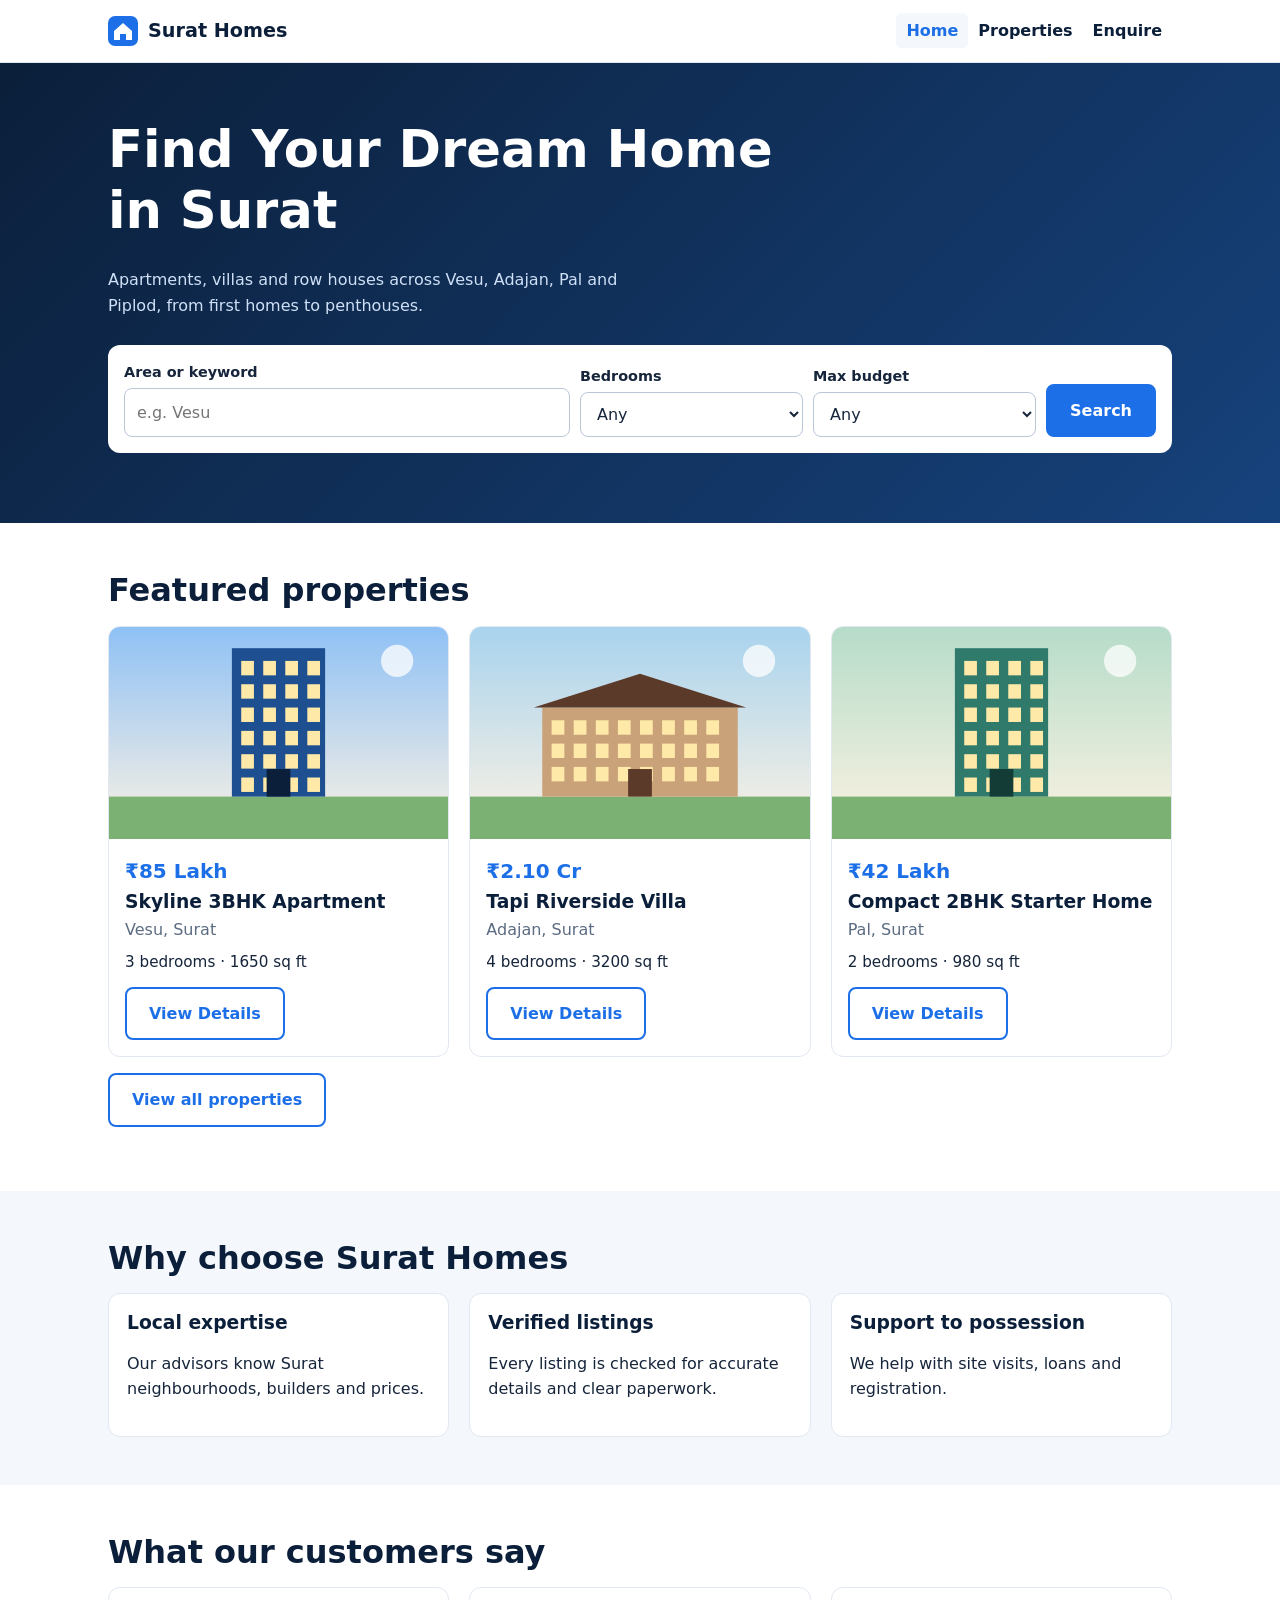
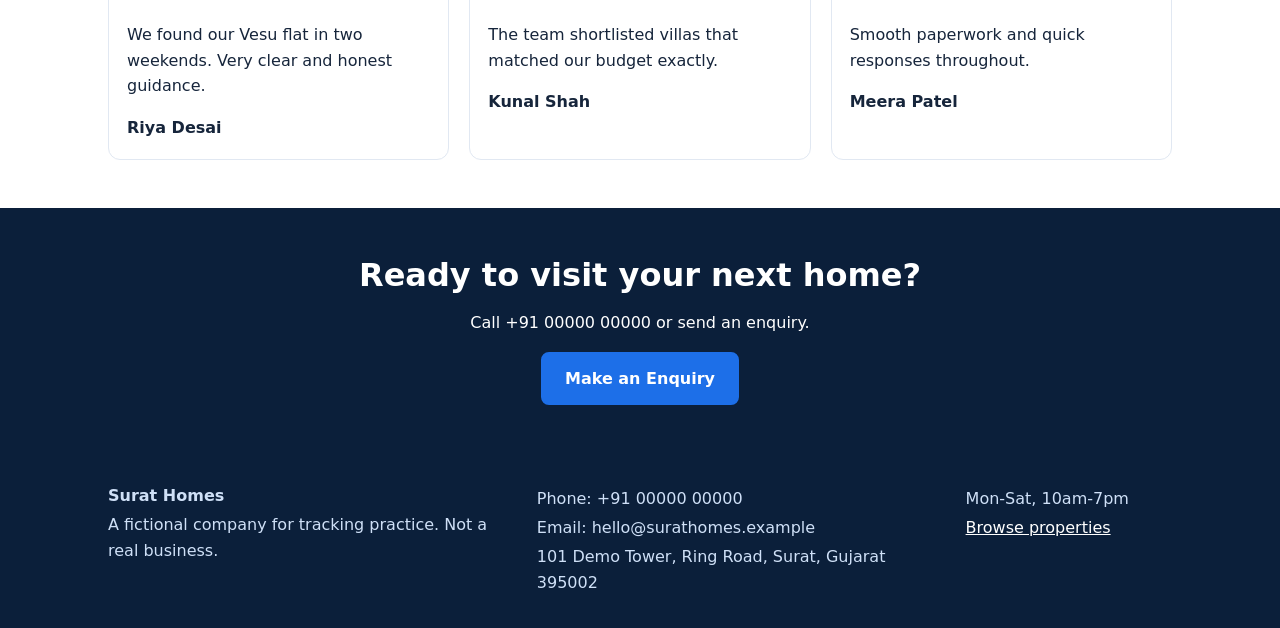
<file: index.html>
<!doctype html><html lang="en"><head><title>Surat Homes | Find Your Dream Home in Surat</title>
<meta name="description" content="Fictional real estate demo site for Surat, Gujarat.">
<meta charset="utf-8"><meta name="viewport" content="width=device-width,initial-scale=1">
<link rel="stylesheet" href="css/styles.css">
<!-- ===== GTM + TRACKING INSTALLATION POINT =====
     1) Put your GTM container ID in js/config.js (only place needed).
     2) These two scripts load GTM and push dataLayer events. Keep them in <head>, in this order. -->
<script src="js/config.js"></script>
<script src="js/tracking.js"></script></head><body data-page="home"><header id="site-header"></header><main>
<section class="hero"><div class="wrap"><h1>Find Your Dream Home in Surat</h1><p>Apartments, villas and row houses across Vesu, Adajan, Pal and Piplod, from first homes to penthouses.</p>
<form class="search" action="properties.html" method="get" aria-label="Search properties">
<div><label for="f-q">Area or keyword</label><input id="f-q" name="q" placeholder="e.g. Vesu"></div>
<div><label for="f-beds">Bedrooms</label><select id="f-beds" name="beds"><option value="">Any</option><option value="2">2+</option><option value="3">3+</option><option value="4">4+</option></select></div>
<div><label for="f-max">Max budget</label><select id="f-max" name="max"><option value="">Any</option><option value="5000000">₹50 Lakh</option><option value="10000000">₹1 Cr</option><option value="20000000">₹2 Cr</option></select></div>
<button class="btn" type="submit">Search</button></form></div></section>
<section><div class="wrap"><h2>Featured properties</h2><div id="featured" class="grid"></div><p><a class="btn btn-o" href="properties.html">View all properties</a></p></div></section>
<section class="alt"><div class="wrap"><h2>Why choose Surat Homes</h2><div class="grid why">
<div><h3>Local expertise</h3><p>Our advisors know Surat neighbourhoods, builders and prices.</p></div>
<div><h3>Verified listings</h3><p>Every listing is checked for accurate details and clear paperwork.</p></div>
<div><h3>Support to possession</h3><p>We help with site visits, loans and registration.</p></div></div></div></section>
<section><div class="wrap"><h2>What our customers say</h2><div class="grid">
<blockquote class="quote"><p>We found our Vesu flat in two weekends. Very clear and honest guidance.</p><strong>Riya Desai</strong></blockquote>
<blockquote class="quote"><p>The team shortlisted villas that matched our budget exactly.</p><strong>Kunal Shah</strong></blockquote>
<blockquote class="quote"><p>Smooth paperwork and quick responses throughout.</p><strong>Meera Patel</strong></blockquote></div></div></section>
<section class="cta"><div class="wrap"><h2>Ready to visit your next home?</h2><p>Call +91 00000 00000 or send an enquiry.</p><a class="btn" href="enquiry.html">Make an Enquiry</a></div></section>
</main><div id="site-footer"></div><script src="js/data.js"></script><script src="js/app.js"></script></body></html>
</file>
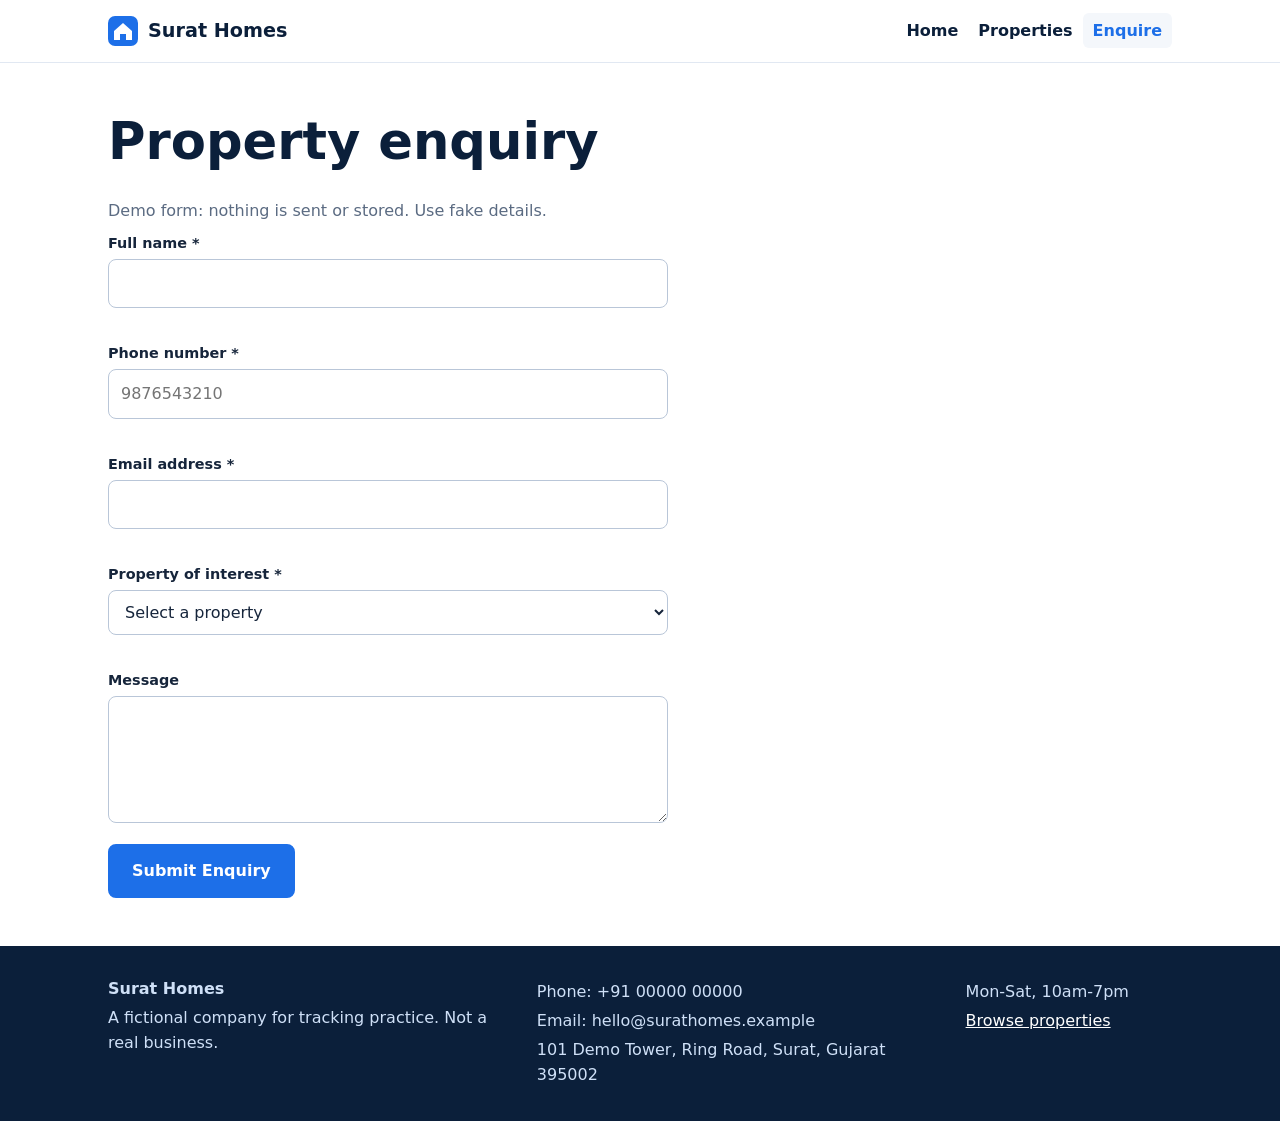
<file: enquiry.html>
<!doctype html><html lang="en"><head><title>Enquiry | Surat Homes</title><meta charset="utf-8"><meta name="viewport" content="width=device-width,initial-scale=1">
<link rel="stylesheet" href="css/styles.css">
<!-- ===== GTM + TRACKING INSTALLATION POINT =====
     1) Put your GTM container ID in js/config.js (only place needed).
     2) These two scripts load GTM and push dataLayer events. Keep them in <head>, in this order. -->
<script src="js/config.js"></script>
<script src="js/tracking.js"></script></head><body data-page="enquiry"><header id="site-header"></header><main><section><div class="wrap">
<h1>Property enquiry</h1><p class="muted">Demo form: nothing is sent or stored. Use fake details.</p>
<form id="enq" class="form" novalidate>
<div class="field"><label for="name">Full name *</label><input id="name" name="name" autocomplete="name" aria-describedby="err-name"><p class="err" id="err-name"></p></div>
<div class="field"><label for="phone">Phone number *</label><input id="phone" name="phone" type="tel" inputmode="tel" autocomplete="tel" placeholder="9876543210" aria-describedby="err-phone"><p class="err" id="err-phone"></p></div>
<div class="field"><label for="email">Email address *</label><input id="email" name="email" type="email" autocomplete="email" aria-describedby="err-email"><p class="err" id="err-email"></p></div>
<div class="field"><label for="property">Property of interest *</label><select id="property" name="property" aria-describedby="err-property"></select><p class="err" id="err-property"></p></div>
<div class="field"><label for="message">Message</label><textarea id="message" name="message" rows="4"></textarea></div>
<button id="submit" class="btn" type="submit">Submit Enquiry</button></form>
<div id="success" tabindex="-1" role="status" hidden><h2>Thank you!</h2><p>Your demo enquiry about <strong id="success-prop"></strong> was received. Nothing was sent to a server.</p><a class="btn" href="properties.html">Browse more properties</a></div>
</div></section></main><div id="site-footer"></div><script src="js/data.js"></script><script src="js/app.js"></script></body></html>
</file>
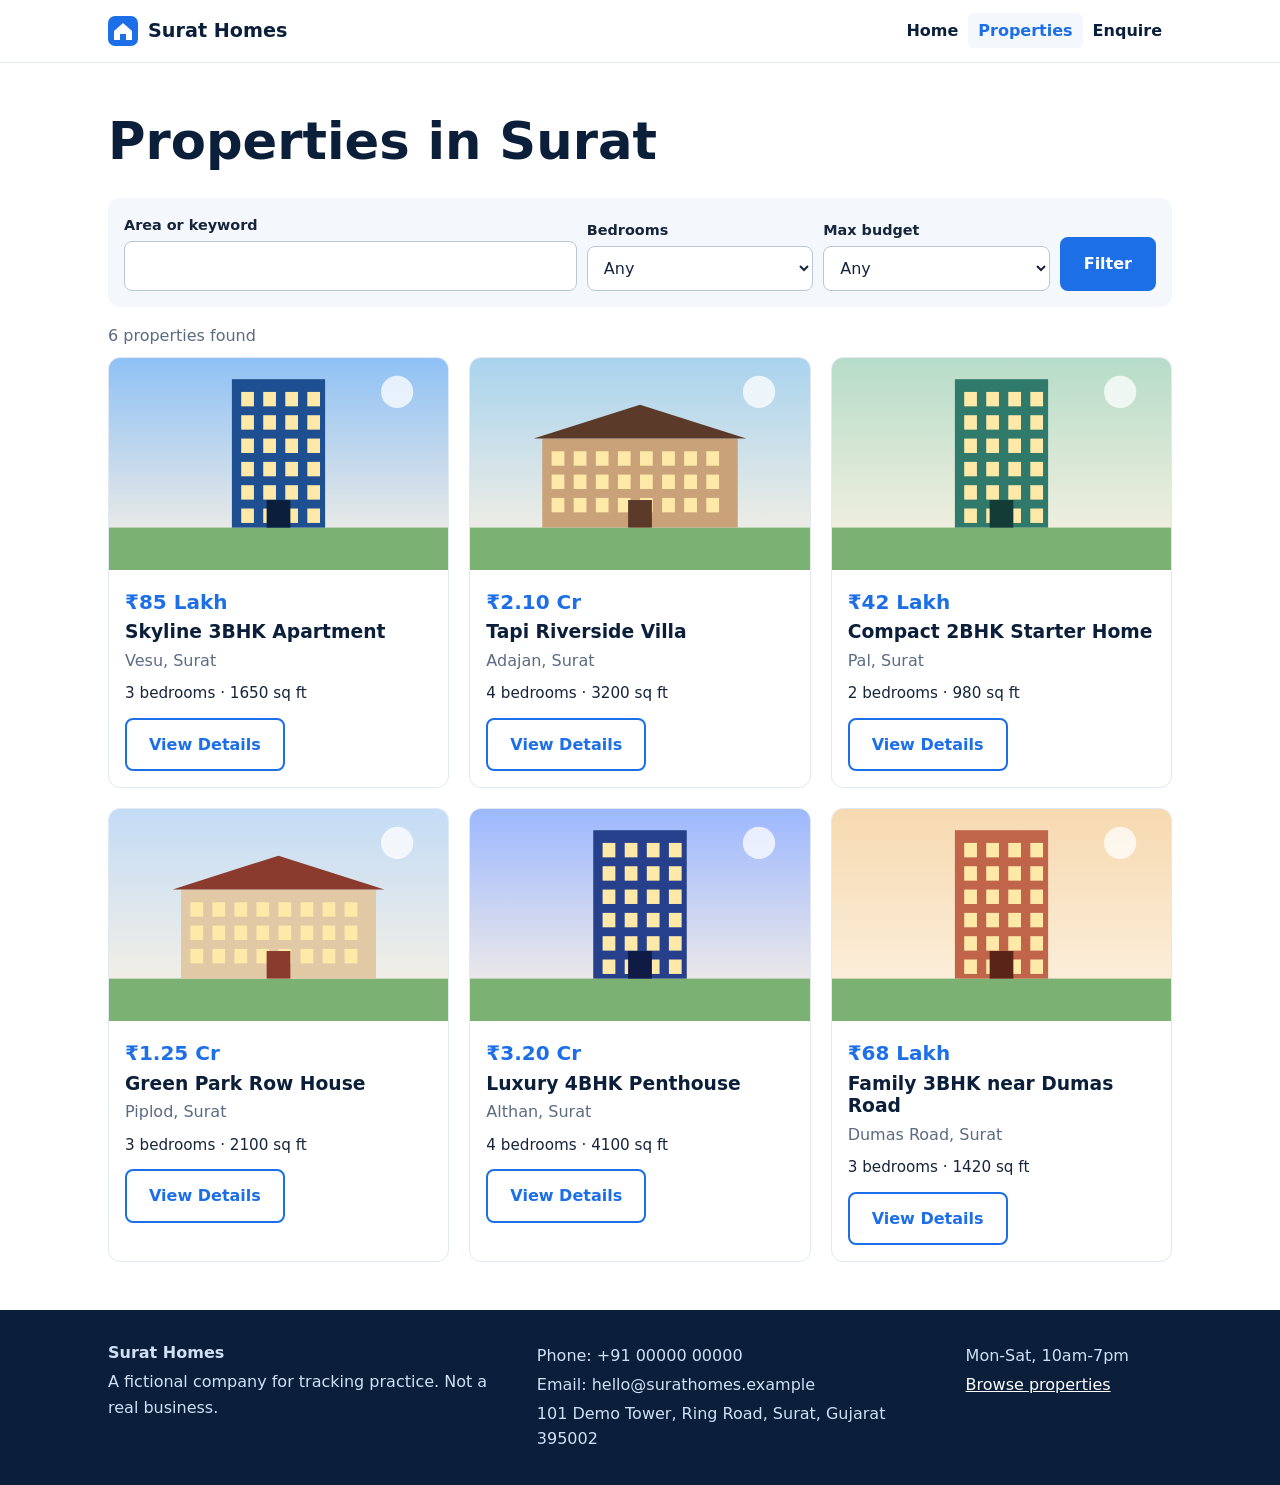
<file: properties.html>
<!doctype html><html lang="en"><head><title>Properties in Surat | Surat Homes</title><meta charset="utf-8"><meta name="viewport" content="width=device-width,initial-scale=1">
<link rel="stylesheet" href="css/styles.css">
<!-- ===== GTM + TRACKING INSTALLATION POINT =====
     1) Put your GTM container ID in js/config.js (only place needed).
     2) These two scripts load GTM and push dataLayer events. Keep them in <head>, in this order. -->
<script src="js/config.js"></script>
<script src="js/tracking.js"></script></head><body data-page="list"><header id="site-header"></header><main>
<section><div class="wrap"><h1>Properties in Surat</h1>
<form class="search alt" style="background:var(--bg)" method="get" aria-label="Filter properties">
<div><label for="f-q">Area or keyword</label><input id="f-q" name="q"></div>
<div><label for="f-beds">Bedrooms</label><select id="f-beds" name="beds"><option value="">Any</option><option value="2">2+</option><option value="3">3+</option><option value="4">4+</option></select></div>
<div><label for="f-max">Max budget</label><select id="f-max" name="max"><option value="">Any</option><option value="5000000">₹50 Lakh</option><option value="10000000">₹1 Cr</option><option value="20000000">₹2 Cr</option><option value="40000000">₹4 Cr</option></select></div>
<button class="btn" type="submit">Filter</button></form>
<p id="count" class="muted" aria-live="polite" style="margin-top:16px"></p><div id="grid" class="grid"></div></div></section></main><div id="site-footer"></div><script src="js/data.js"></script><script src="js/app.js"></script></body></html>
</file>
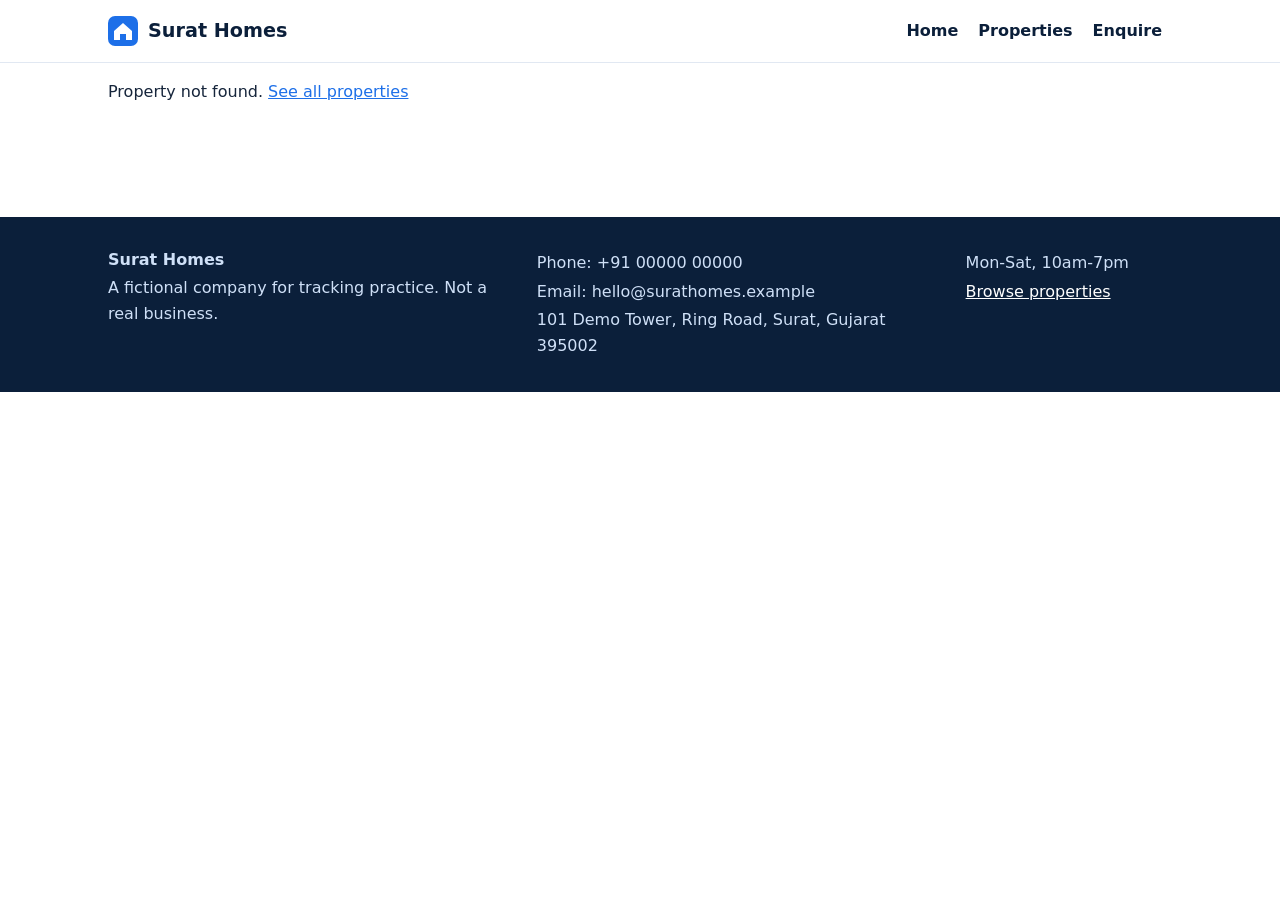
<file: property.html>
<!doctype html><html lang="en"><head><title>Property Details | Surat Homes</title><meta charset="utf-8"><meta name="viewport" content="width=device-width,initial-scale=1">
<link rel="stylesheet" href="css/styles.css">
<!-- ===== GTM + TRACKING INSTALLATION POINT =====
     1) Put your GTM container ID in js/config.js (only place needed).
     2) These two scripts load GTM and push dataLayer events. Keep them in <head>, in this order. -->
<script src="js/config.js"></script>
<script src="js/tracking.js"></script></head><body data-page="detail"><header id="site-header"></header><main><div class="wrap"><div id="detail"></div></div><section></section></main><div id="site-footer"></div><script src="js/data.js"></script><script src="js/app.js"></script></body></html>
</file>
<file: css/styles.css>
:root{--navy:#0b1f3a;--blue:#1d6fe8;--ink:#16253b;--mute:#5b6b82;--line:#e1e8f2;--bg:#f4f7fb}
*{box-sizing:border-box}html{scroll-behavior:smooth}
body{margin:0;font:16px/1.6 system-ui,-apple-system,"Segoe UI",Roboto,sans-serif;color:var(--ink);background:#fff}
img{max-width:100%;height:auto;display:block}a{color:var(--blue)}
.wrap{max-width:1100px;margin:0 auto;padding:0 18px}
h1,h2,h3{line-height:1.2;color:var(--navy);margin:0 0 .5em}
h1{font-size:clamp(1.9rem,6vw,3.2rem)}h2{font-size:clamp(1.4rem,4vw,2rem)}
.muted{color:var(--mute);margin:0 0 .5em}
:focus-visible{outline:3px solid var(--blue);outline-offset:2px}
#site-header{position:sticky;top:0;background:#fff;border-bottom:1px solid var(--line);z-index:5}
.bar{display:flex;justify-content:space-between;align-items:center;min-height:62px;flex-wrap:wrap;gap:6px}
.logo{display:flex;gap:10px;align-items:center;font-weight:800;font-size:1.2rem;color:var(--navy);text-decoration:none}
nav a{color:var(--navy);text-decoration:none;padding:8px 10px;font-weight:600;border-radius:6px}
nav a[aria-current],nav a:hover{background:var(--bg);color:var(--blue)}
.btn{display:inline-block;background:var(--blue);color:#fff;border:2px solid var(--blue);padding:12px 22px;border-radius:8px;font:inherit;font-weight:700;text-decoration:none;cursor:pointer;text-align:center}
.btn:hover{background:#155cc4}.btn:disabled{opacity:.6;cursor:wait}
.btn-o{background:transparent;color:var(--blue)}.btn-o:hover{background:var(--blue);color:#fff}
.hero{background:linear-gradient(135deg,#0b1f3a,#16427c);color:#fff;padding:56px 0 70px}
.hero h1{color:#fff;max-width:14em}.hero p{max-width:34em;color:#cfe0f7}
.search{display:grid;gap:10px;background:#fff;padding:16px;border-radius:12px;margin-top:26px;grid-template-columns:1fr;color:var(--ink)}
.search label,.field label{font-weight:600;font-size:.9rem;display:block;margin-bottom:4px}
input,select,textarea{width:100%;font:inherit;padding:11px 12px;border:1px solid #b9c6d8;border-radius:8px;background:#fff;color:var(--ink)}
input[aria-invalid=true],select[aria-invalid=true]{border-color:#c62828}
section{padding:48px 0}.alt{background:var(--bg)}
.grid{display:grid;gap:20px;grid-template-columns:1fr}
.card{background:#fff;border:1px solid var(--line);border-radius:12px;overflow:hidden}
.card-b{padding:16px}.card h3{margin:.2em 0}
.price{color:var(--blue);font-weight:800;font-size:1.25rem;margin:0}.price.big{font-size:1.8rem}
.meta{margin:0 0 12px;font-size:.95rem}
.why div,.quote{background:#fff;border:1px solid var(--line);border-radius:12px;padding:18px;margin:0}
.cta{background:var(--navy);color:#fff;text-align:center}.cta h2{color:#fff}
.hero-img{width:100%;border-radius:12px;margin:24px 0}
.d-grid{display:grid;gap:24px;grid-template-columns:1fr}
.panel{background:var(--bg);border-radius:12px;padding:20px;align-self:start}.panel .btn{display:block;margin-top:14px}
.feat{columns:2;padding-left:20px}
.field{margin-bottom:14px}.err{color:#c62828;font-size:.88rem;min-height:1.2em;margin:3px 0 0}
.form{max-width:560px}
#success{background:#e8f6ee;border:1px solid #7fc79c;border-radius:12px;padding:24px;max-width:560px}
#site-footer{background:var(--navy);color:#cfe0f7;padding:30px 0}.foot{display:grid;gap:16px}.foot p{margin:.2em 0}#site-footer a{color:#fff}
#sh-debug{position:fixed;bottom:8px;right:8px;left:8px;max-width:420px;margin-left:auto;background:#101a2c;color:#b7f5c7;border-radius:8px;padding:8px;z-index:20;font-size:12px}
#sh-debug pre{max-height:35vh;overflow:auto;margin:6px 0 0;white-space:pre-wrap;word-break:break-all}
@media(min-width:700px){.search{grid-template-columns:2fr 1fr 1fr auto;align-items:end}.grid{grid-template-columns:repeat(2,1fr)}.foot{grid-template-columns:2fr 2fr 1fr}.d-grid{grid-template-columns:2fr 1fr}}
@media(min-width:1000px){.grid{grid-template-columns:repeat(3,1fr)}}
@media(prefers-reduced-motion:reduce){html{scroll-behavior:auto}}
</file>
